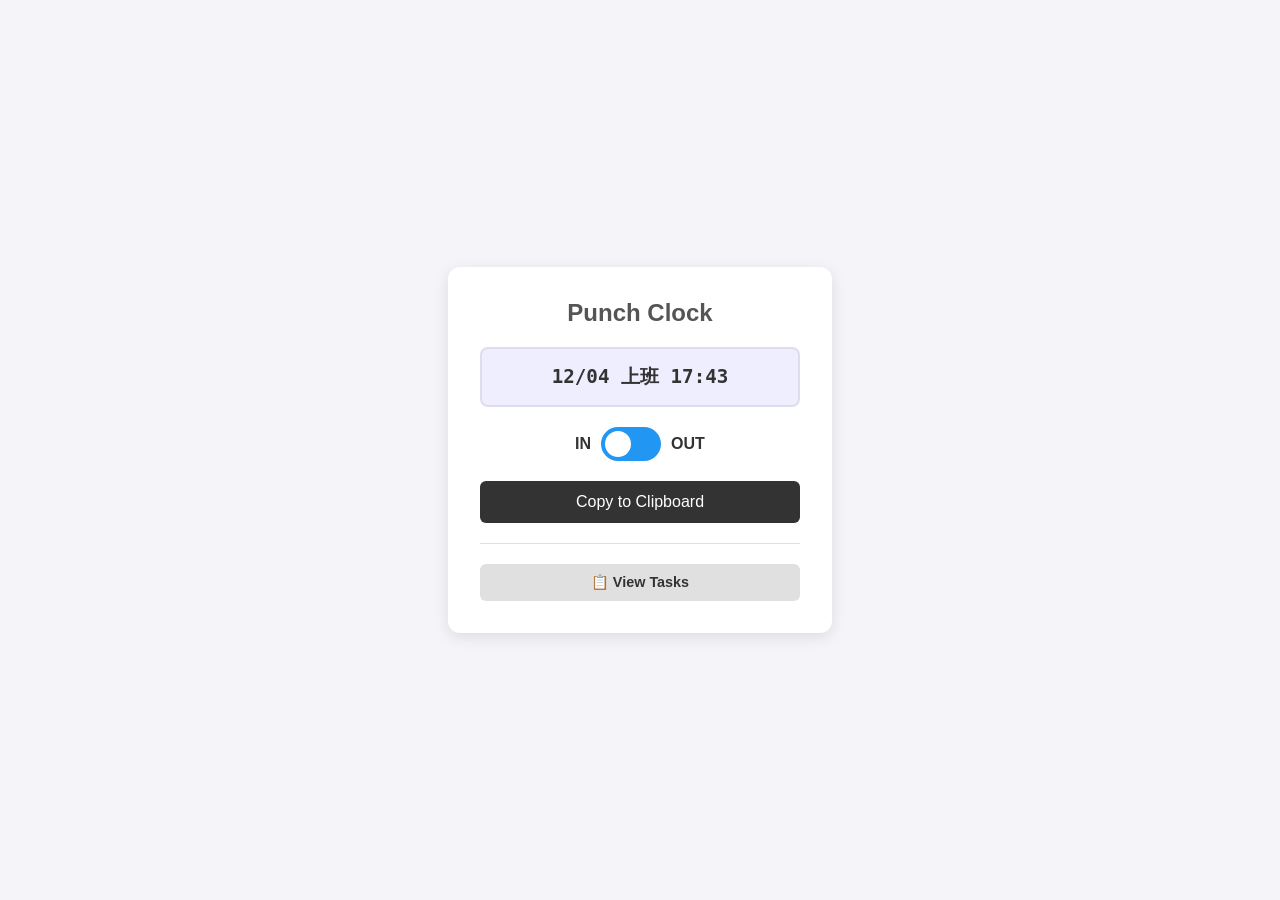
<file: index.html>
<!DOCTYPE html>
<html lang="en">
<head>
    <meta charset="UTF-8">
    <meta name="viewport" content="width=device-width, initial-scale=1.0">
    <title>Punch Clock</title>
    
    <link rel="stylesheet" href="style.css">
    
    <link rel="icon" type="image/x-icon" href="favicon.ico">

    <script src="script.js" defer></script>
</head>
<body>

<div class="container">
    <h2>Punch Clock</h2>
    
    <div id="result" class="output-box">Loading...</div>

    <div class="switch-container">
        <span>IN</span>
        <label class="switch">
            <input type="checkbox" id="modeToggle">
            <span class="slider"></span>
        </label>
        <span>OUT</span>
    </div>

    <button onclick="copyText()" id="copyBtn">Copy to Clipboard</button>

    <hr class="divider-soft">
    
    <a href="board.html" class="nav-button">📋 View Tasks</a>
</div>

</body>
</html>
</file>
<file: style.css>
body {
    font-family: 'Segoe UI', Tahoma, Geneva, Verdana, sans-serif;
    background-color: #f4f4f9;
    display: flex;
    justify-content: center;
    align-items: center;
    height: 100vh;
    margin: 0;
    color: #333;
}

.container {
    background: white;
    padding: 2rem;
    border-radius: 12px;
    box-shadow: 0 4px 15px rgba(0,0,0,0.1);
    text-align: center;
    width: 320px;
}

.divider-soft {
    border: 0;
    height: 1px;
    background-color: #e0e0e0;
    margin: 20px 0 5px 0; /* Adds breathing room above and below */
    width: 100%;
}

h2 { margin-top: 0; color: #555; }

.output-box {
    background: #eef;
    padding: 15px;
    font-size: 1.2rem;
    font-weight: bold;
    border-radius: 8px;
    border: 2px solid #dde;
    margin-bottom: 20px;
    font-family: monospace;
}

.switch-container {
    display: flex;
    align-items: center;
    justify-content: center;
    gap: 10px;
    margin-bottom: 20px;
    font-weight: 600;
}

/* Toggle Switch Styles */
.switch {
    position: relative;
    display: inline-block;
    width: 60px;
    height: 34px;
}

.switch input { 
    opacity: 0; 
    width: 0; 
    height: 0; 
}

.slider {
    position: absolute;
    cursor: pointer;
    top: 0; left: 0; right: 0; bottom: 0;
    background-color: #2196F3; /* Blue */
    transition: .4s;
    border-radius: 34px;
}

.slider:before {
    position: absolute;
    content: "";
    height: 26px;
    width: 26px;
    left: 4px;
    bottom: 4px;
    background-color: white;
    transition: .4s;
    border-radius: 50%;
}

input:checked + .slider {
    background-color: #e74c3c; /* Red */
}

input:checked + .slider:before {
    transform: translateX(26px);
}

button {
    background-color: #333;
    color: white;
    border: none;
    padding: 12px 24px;
    border-radius: 6px;
    cursor: pointer;
    font-size: 1rem;
    transition: background 0.2s;
    width: 100%;
}

button:hover { background-color: #555; }
button:active { transform: scale(0.98); }

/* Navigation Button on main page */
.nav-button {
    display: inline-block;
    margin-top: 15px;
    background-color: #e0e0e0;
    color: #333;
    text-decoration: none;
    padding: 10px 20px;
    border-radius: 6px;
    font-size: 0.9rem;
    font-weight: bold;
    transition: background 0.2s;
    width: calc(100% - 40px); /* Adjusting for padding */
}
.nav-button:hover { background-color: #ccc; }

/* Board Layout */
.board-layout {
    display: flex;
    flex-wrap: wrap;
    gap: 20px;
    max-width: 1000px;
    width: 90%;
    margin: 20px auto;
    align-items: flex-start;
}

/* Composer Section (Left side) */
.composer-card {
    background: white;
    padding: 20px;
    border-radius: 12px;
    box-shadow: 0 4px 15px rgba(0,0,0,0.1);
    flex: 1 1 300px;
}

textarea {
    width: 100%;
    height: 100px;
    padding: 10px;
    border: 1px solid #ccc;
    border-radius: 6px;
    resize: vertical;
    font-family: inherit;
    box-sizing: border-box;
    margin-bottom: 10px;
}

input[type="text"] {
    width: 100%;
    padding: 10px;
    border: 1px solid #ccc;
    border-radius: 6px;
    box-sizing: border-box;
    margin-bottom: 10px;
}

.btn-primary { background-color: #2196F3; color: white; margin-bottom: 10px;}
.btn-primary:hover { background-color: #1976D2; }
.btn-success { background-color: #4CAF50; color: white; }
.btn-success:hover { background-color: #388E3C; }
.btn-disabled { background-color: #aaa; cursor: not-allowed; }

.hidden { display: none; }

/* Noticeboard Section (Right side) */
.tasks-grid {
    flex: 2 1 500px;
    display: grid;
    grid-template-columns: repeat(auto-fill, minmax(250px, 1fr));
    gap: 15px;
}

.task-card {
    background: #fff;
    border-left: 5px solid #ffeb3b; /* Sticky note yellow feel */
    padding: 15px;
    border-radius: 8px;
    box-shadow: 0 2px 8px rgba(0,0,0,0.05);
}

.task-time {
    font-size: 0.8rem;
    color: #888;
    margin-bottom: 8px;
}

.task-text { margin-bottom: 12px; line-height: 1.4; }

.tag-badge {
    display: inline-block;
    background: #eef;
    color: #335;
    padding: 3px 8px;
    border-radius: 12px;
    font-size: 0.75rem;
    font-weight: bold;
    margin-right: 5px;
    margin-bottom: 5px;
}
</file>
